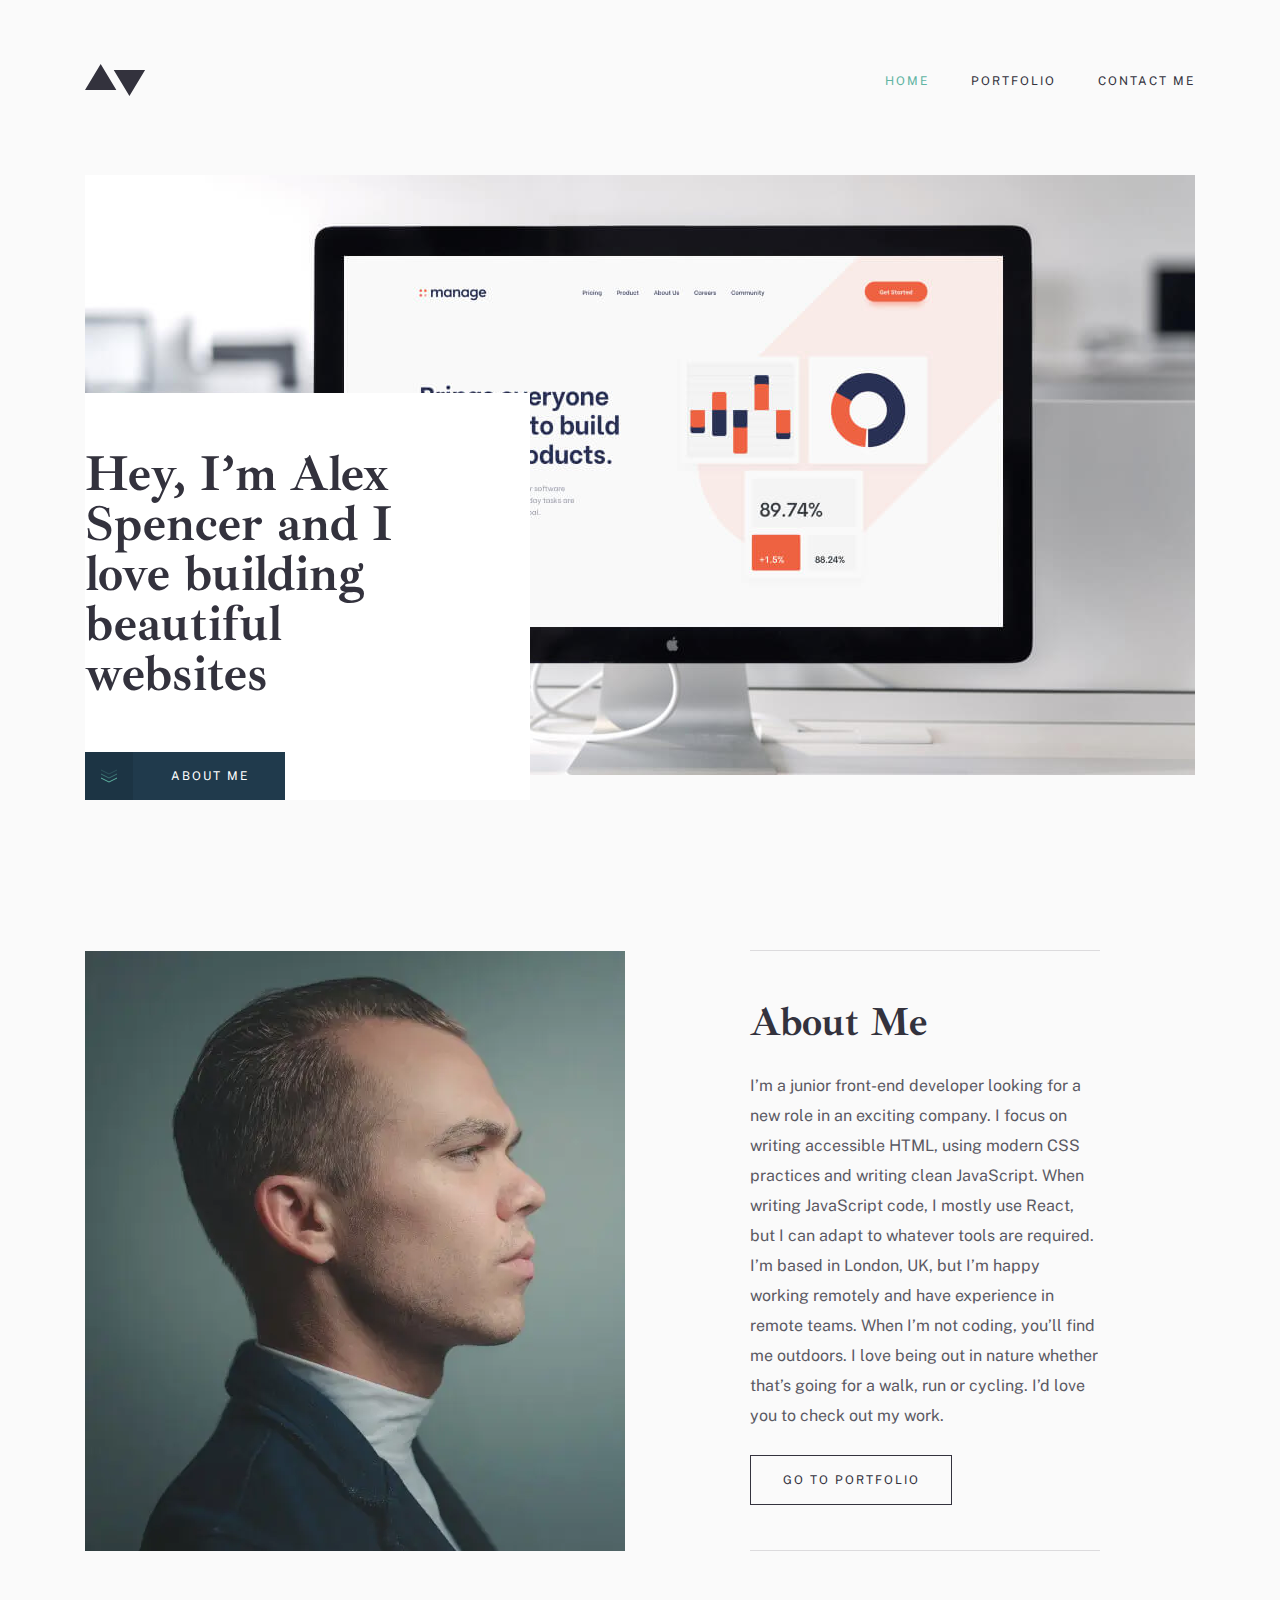
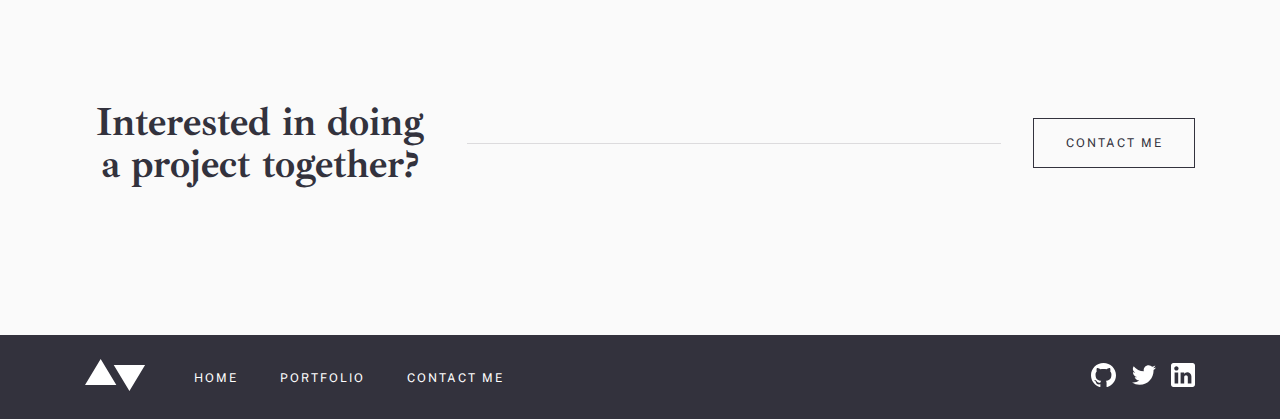
<file: index.html>
<!DOCTYPE html>
<html lang="en">
<head>
    <meta charset="UTF-8">
    <meta http-equiv="X-UA-Compatible" content="IE=edge">
    <meta name="viewport" content="width=device-width, initial-scale=1.0">
    <title>minimalist-portfolio</title>
    <link rel="stylesheet" href="./css/main.min.css">
</head>
<body class="site-body">

    <!-- Header start -->
    <header class="site-header">
        <div class="container">
            <div class="site-header__inner">
                <a class="logo" href="./index.html">
                    <img class="logo__img" src="./images/logo.svg" alt="site logo">
                </a>

                <nav class="site-header__nav">
                    <ul class="site-header__list">
                        <li class="site-header__item">
                            <a class="site-header__link site-header__link--active" href="./index.html">
                                home
                            </a>
                        </li>
                        <li class="site-header__item">
                            <a class="site-header__link" href="./portfolio.html">
                                portfolio
                            </a>
                        </li>
                        <li class="site-header__item">
                            <a class="site-header__link" href="./contact.html">
                                contact me
                            </a>
                        </li>
                    </ul>
                </nav>

                <button class="site-header__burger js-open-navbar" type="button"></button>
            </div>
        </div>
    </header>
    <!-- Header finish -->

    <!-- Main start -->
    <main class="site-main">
        <!-- Hero section start  -->
        <section class="hero">
            <div class="container">
                <div class="hero__inner">
                    <div class="hero__box">
                        <div class="hero__textbox">
                            <h1 class="hero__text">
                                Hey, I’m Alex Spencer and I love building beautiful websites
                            </h1>
                        </div>
                        <a class="hero__link" href="#about_me">
                            about me
                        </a>
                    </div>
                </div>
            </div>
        </section>
        <!-- Hero section finish  -->
        
        <!-- About me section start  -->
        <section class="about-me" id="about_me">
            <div class="container">
                <div class="about-me__inner">
                    <picture>
                        <source media="(min-width: 930px)" srcset="./images/men.webp 1x , ./images/men@2x.webp 2x">
                        <source media="(min-width: 930px)" srcset="./images/men.jpg 1x , ./images/men@2x.jpg 2x">

                        <source media="(min-width: 709px)" srcset="./images/men-t.webp 1x , ./images/men-t@2x.webp 2x">
                        <source media="(min-width: 709px)" srcset="./images/men-t.jpg 1x , ./images/men-t@2x.jpg 2x">

                        <source type="image/webp" srcset="./images/men-m.webp 1x , ./images/men-m@2x.webp 2x">
                        <img class="about-me__img" src="./images/men-m.jpg" 
                        width="311"
                        height="346"
                        srcset="./images/men-m.jpg 1x , ./images/men-m@2x.jpg 2x"
                        alt="my photo">
                    </picture>

                    <div class="about-me__infobox">
                        <h2 class="about-me__text">
                            About Me
                        </h2>
                        <p class="about-me__desc">
                            I’m a junior front-end developer looking for a new role in an exciting company. I focus on writing accessible HTML, using modern CSS practices and writing clean JavaScript. When writing JavaScript code, I mostly use React, but I can adapt to whatever tools are required. I’m based in London, UK, but I’m happy working remotely and have experience in remote teams. When I’m not coding, you’ll find me outdoors. I love being out in nature whether that’s going for a walk, run or cycling. I’d love you to check out my work.
                        </p>

                        <a class="about-me__link" href="./portfolio.html">
                            Go to portfolio
                        </a>
                    </div>
                </div>
            </div>
        </section>
        <!-- About me section finish  -->

        <!-- Article section start  -->
        <article class="site-article">
            <div class="container">
                <div class="site-article__inner">
                    <div class="site-article__textbox">
                        <h2 class="site-article__text">
                            Interested in doing a project together?
                        </h2>
                    </div>
                    <span class="site-article__line"></span>
                    <a class="site-article__link" href="./contact.html">
                        contact me
                    </a>
                </div>
            </div>
        </article>
        <!-- Article section finish  -->
    </main>
    <!-- Main finish  -->

    <!-- Footer start -->
    <footer class="site-footer">
        <div class="container">
            <div class="site-footer__inner">
                <a class="logo logo--white" href="./index.html">
                    <svg width="61" height="32" fill="currentColor" xmlns="http://www.w3.org/2000/svg"><path fill-rule="evenodd" clip-rule="evenodd" d="M31.347 26.122 15.673 0 0 26.122h31.347ZM60.082 5.878 44.408 32 28.735 5.878h31.347Z" fill="currentColor"/></svg>
                </a>

                <nav class="site-footer__nav">
                    <ul class="site-footer__navlist">
                        <li class="site-footer__navitem">
                            <a class="site-footer__navlink" href="./index.html">
                                home
                            </a>
                        </li>
                        <li class="site-footer__navitem">
                            <a class="site-footer__navlink" href="./portfolio.html">
                                portfolio
                            </a>
                        </li>
                        <li class="site-footer__navitem">
                            <a class="site-footer__navlink" href="./contact.html">
                                contact me
                            </a>
                        </li>
                    </ul>
                </nav>

                <ul class="networks">
                    <li class="networks__item">
                        <a class="networks__link" href="#" target="blank">
                            <img class="networks__img" src="./images/github.svg" alt="github networks">
                        </a>
                    </li>
                    <li class="networks__item">
                        <a class="networks__link" href="#" target="blank">
                            <img class="networks__img" src="./images/twitter.svg" alt="twitter networks">
                        </a>
                    </li>
                    <li class="networks__item">
                        <a class="networks__link" href="#" target="blank">
                            <img class="networks__img" src="./images/in.svg" alt="linkedin logo">
                        </a>
                    </li>
                </ul>
            </div>
        </div>
    </footer>
    <!-- Footer finish -->

    <script src="./js/main.js"></script>
</body>
</html>
</file>
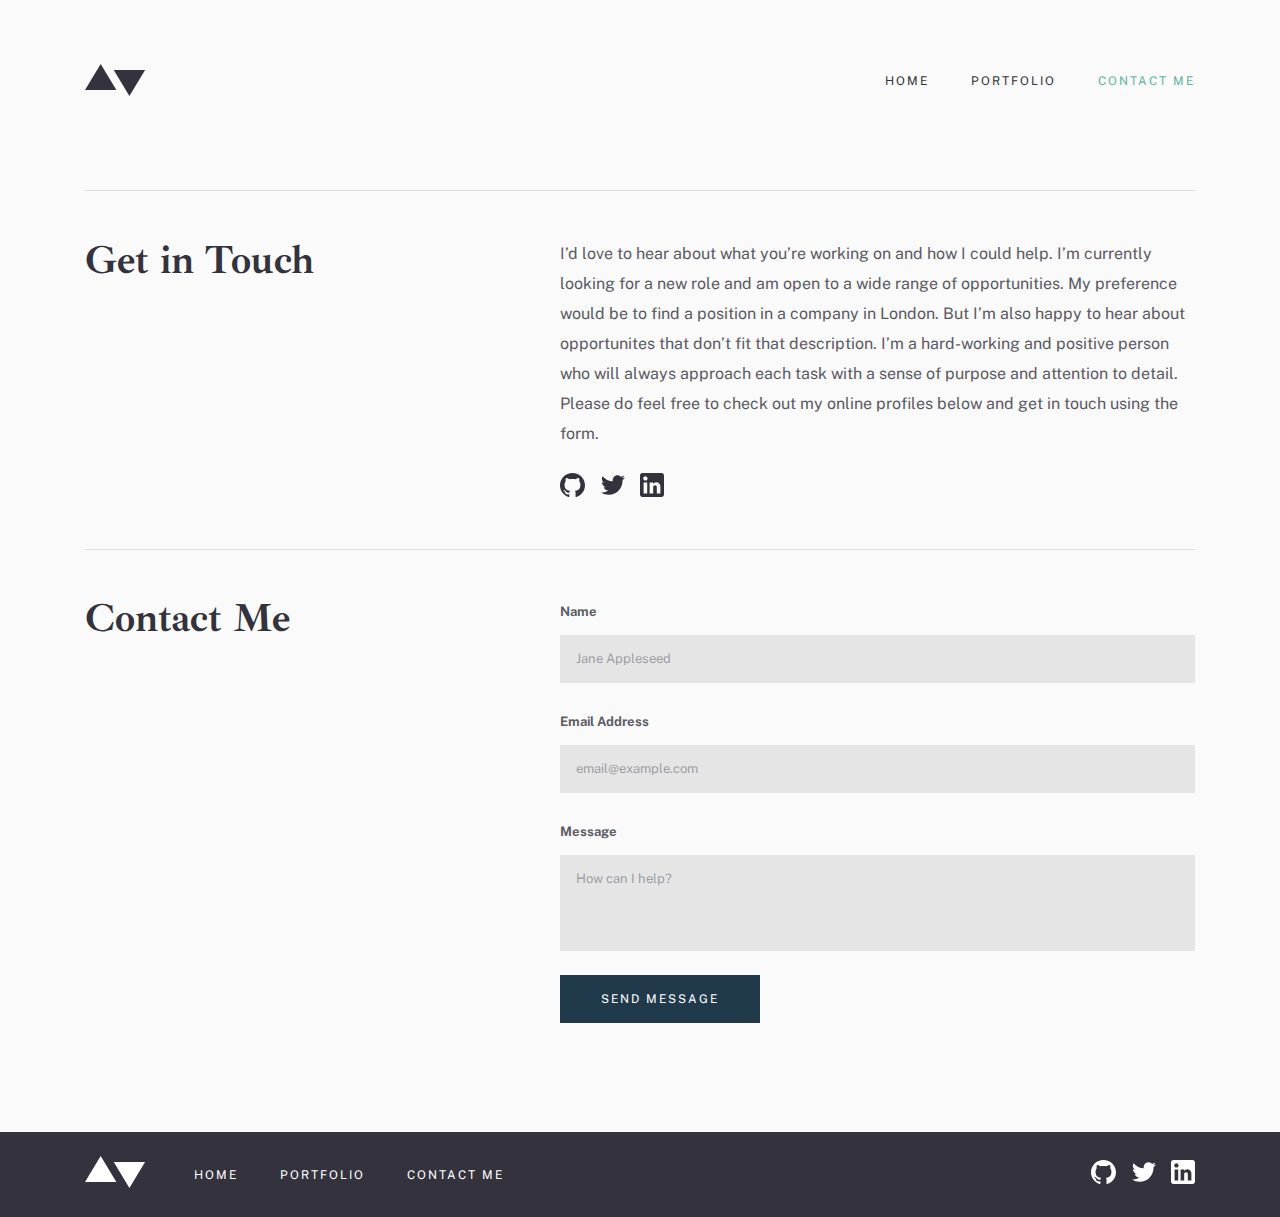
<file: contact.html>
<!DOCTYPE html>
<html lang="en">
<head>
    <meta charset="UTF-8">
    <meta http-equiv="X-UA-Compatible" content="IE=edge">
    <meta name="viewport" content="width=device-width, initial-scale=1.0">
    <title>minimalist-portfolio</title>
    <link rel="stylesheet" href="./css/main.min.css">
</head>
<body class="site-body">

    <!-- Header start -->
    <header class="site-header">
        <div class="container">
            <div class="site-header__inner">
                <a class="logo" href="./index.html">
                    <img class="logo__img" src="./images/logo.svg" alt="site logo">
                </a>

                <nav class="site-header__nav">
                    <ul class="site-header__list">
                        <li class="site-header__item">
                            <a class="site-header__link" href="./index.html">
                                home
                            </a>
                        </li>
                        <li class="site-header__item">
                            <a class="site-header__link" href="./portfolio.html">
                                portfolio
                            </a>
                        </li>
                        <li class="site-header__item">
                            <a class="site-header__link site-header__link--active" href="./contact.html">
                                contact me
                            </a>
                        </li>
                    </ul>
                </nav>

                <button class="site-header__burger js-open-navbar" type="button"></button>
            </div>
        </div>
    </header>
    <!-- Header finish -->

    <!-- Main start -->
    <main class="site-main">
        <!-- Hero section start  -->
        <section class="contact-hero">
            <div class="container">
                <div class="contact-hero__inner">
                    <h2 class="contact-hero__text">
                        Get in Touch
                    </h2>
                    <div class="contact-hero__descbox">
                        <p class="contact-hero__desc">
                            I’d love to hear about what you’re working on and how I could help. I’m currently looking for a new role and am open to a wide range of opportunities. My preference would be to find a position in a company in London. But I’m also happy to hear about opportunites that don’t fit that description. I’m a hard-working and positive person who will always approach each task with a sense of purpose and attention to detail. Please do feel free to check out my online profiles below and get in touch using the form.
                        </p>
                        <ul class="networks">
                            <li class="networks__item">
                                <a class="networks__link networks__link--black" href="#" target="blank">
                                    <svg width="25" height="24" fill="currentColor" xmlns="http://www.w3.org/2000/svg"><path d="M12.5 0C5.594 0 0 5.51 0 12.305c0 5.437 3.581 10.048 8.547 11.674.625.116.854-.265.854-.592 0-.292-.01-1.066-.016-2.092-3.477.742-4.21-1.65-4.21-1.65-.569-1.42-1.39-1.8-1.39-1.8-1.133-.764.087-.748.087-.748 1.255.086 1.914 1.268 1.914 1.268 1.115 1.881 2.927 1.338 3.641 1.024.113-.797.434-1.338.792-1.646-2.776-.308-5.694-1.366-5.694-6.08 0-1.343.484-2.44 1.286-3.302-.14-.31-.562-1.562.11-3.256 0 0 1.047-.33 3.437 1.261 1-.273 2.063-.409 3.125-.415 1.063.006 2.125.142 3.125.415 2.375-1.591 3.422-1.261 3.422-1.261.672 1.694.25 2.945.125 3.256.797.861 1.281 1.959 1.281 3.302 0 4.727-2.921 5.767-5.703 6.07.438.369.844 1.123.844 2.276 0 1.647-.015 2.97-.015 3.37 0 .322.218.707.859.584 5-1.615 8.579-6.23 8.579-11.659C25 5.51 19.403 0 12.5 0Z" fill="currentColor"/></svg>
                                </a>
                            </li>
                            <li class="networks__item">
                                <a class="networks__link networks__link--black" href="#" target="blank">
                                    <svg width="24" height="20" fill="currentColor" xmlns="http://www.w3.org/2000/svg"><path d="M24 2.557a9.83 9.83 0 0 1-2.828.775A4.932 4.932 0 0 0 23.337.608a9.864 9.864 0 0 1-3.127 1.195A4.916 4.916 0 0 0 16.616.248c-3.179 0-5.515 2.966-4.797 6.045A13.978 13.978 0 0 1 1.671 1.149a4.93 4.93 0 0 0 1.523 6.574 4.903 4.903 0 0 1-2.229-.616c-.054 2.281 1.581 4.415 3.949 4.89a4.935 4.935 0 0 1-2.224.084 4.928 4.928 0 0 0 4.6 3.419A9.9 9.9 0 0 1 0 17.54a13.94 13.94 0 0 0 7.548 2.212c9.142 0 14.307-7.721 13.995-14.646A10.025 10.025 0 0 0 24 2.557Z" fill="currentColor"/></svg>
                                </a>
                            </li>
                            <li class="networks__item">
                                <a class="networks__link networks__link--black" href="#" target="blank">
                                    <svg width="24" height="24" fill="currentColor" xmlns="http://www.w3.org/2000/svg"><path fill-rule="evenodd" clip-rule="evenodd" d="M2.4 0h19.2C22.92 0 24 1.08 24 2.4v19.2c0 1.32-1.08 2.4-2.4 2.4H2.4C1.08 24 0 22.92 0 21.6V2.4C0 1.08 1.08 0 2.4 0Zm1.2 20.4h3.6V9.6H3.6v10.8ZM5.4 7.56c-1.2 0-2.16-.96-2.16-2.16 0-1.2.96-2.16 2.16-2.16 1.2 0 2.16.96 2.16 2.16 0 1.2-.96 2.16-2.16 2.16ZM16.8 20.4h3.6v-6.84c0-2.28-1.92-4.2-4.2-4.2-1.08 0-2.4.72-3 1.68V9.6H9.6v10.8h3.6v-6.36c0-.96.84-1.8 1.8-1.8.96 0 1.8.84 1.8 1.8v6.36Z" fill="currentColor"/></svg>
                                </a>
                            </li>
                        </ul>
                    </div>
                </div>
            </div>
        </section>
        <!-- Hero section finish  -->
        
        <!-- Contact Me section start  -->
        <section class="contact-me">
            <div class="container">
                <div class="contact-me__inner">
                    <h2 class="contact-me__text">
                        Contact Me
                    </h2>
                    
                    <form class="contact-me__form" action="https://echo.htmlacademy.ru/" method="post" autocomplete="off">
                        <label class="contact-me__label">
                            Name
                            <input class="contact-me__inputzone" type="text" name="user_name" minlength="2" maxlength="1000000" aria-label="Enter your name" required placeholder="Jane Appleseed">
                            <span class="contact-me__invalidtext">This field is required</span>
                        </label>
                        
                        <label class="contact-me__label">
                            Email Address
                            <input class="contact-me__inputzone" type="email" name="user_email" aria-label="Enter your email" required placeholder="email@example.com">
                            <span class="contact-me__invalidtext">This field is required</span>
                        </label>

                        <label class="contact-me__label">
                            Message
                            <textarea class="contact-me__inputzone contact-me__inputzone--textarea" name="user_message" 
                            aria-label="Write your message" minlength="2" maxlength="100000" required placeholder="How can I help?"></textarea>
                            <span class="contact-me__invalidtext">This field is required</span>
                        </label>
                            
                        <button class="contact-me__btn" type="submit">
                            send message
                        </button>
                    </form>
                </div>
            </div>
        </section>
        <!-- Contact Me section finish  -->
    </main>
    <!-- Main finish  -->

    <!-- Footer start -->
    <footer class="site-footer">
        <div class="container">
            <div class="site-footer__inner">
                <a class="logo logo--white" href="./index.html">
                    <svg width="61" height="32" fill="currentColor" xmlns="http://www.w3.org/2000/svg"><path fill-rule="evenodd" clip-rule="evenodd" d="M31.347 26.122 15.673 0 0 26.122h31.347ZM60.082 5.878 44.408 32 28.735 5.878h31.347Z" fill="currentColor"/></svg>
                </a>

                <nav class="site-footer__nav">
                    <ul class="site-footer__navlist">
                        <li class="site-footer__navitem">
                            <a class="site-footer__navlink" href="./index.html">
                                home
                            </a>
                        </li>
                        <li class="site-footer__navitem">
                            <a class="site-footer__navlink" href="./portfolio.html">
                                portfolio
                            </a>
                        </li>
                        <li class="site-footer__navitem">
                            <a class="site-footer__navlink" href="./contact.html">
                                contact me
                            </a>
                        </li>
                    </ul>
                </nav>

                <ul class="networks">
                    <li class="networks__item">
                        <a class="networks__link" href="#" target="blank">
                            <img class="networks__img" src="./images/github.svg" alt="github networks">
                        </a>
                    </li>
                    <li class="networks__item">
                        <a class="networks__link" href="#" target="blank">
                            <img class="networks__img" src="./images/twitter.svg" alt="twitter networks">
                        </a>
                    </li>
                    <li class="networks__item">
                        <a class="networks__link" href="#" target="blank">
                            <img class="networks__img" src="./images/in.svg" alt="linkedin logo">
                        </a>
                    </li>
                </ul>
            </div>
        </div>
    </footer>
    <!-- Footer finish -->

    <script src="./js/main.js"></script>
</body>
</html>
</file>
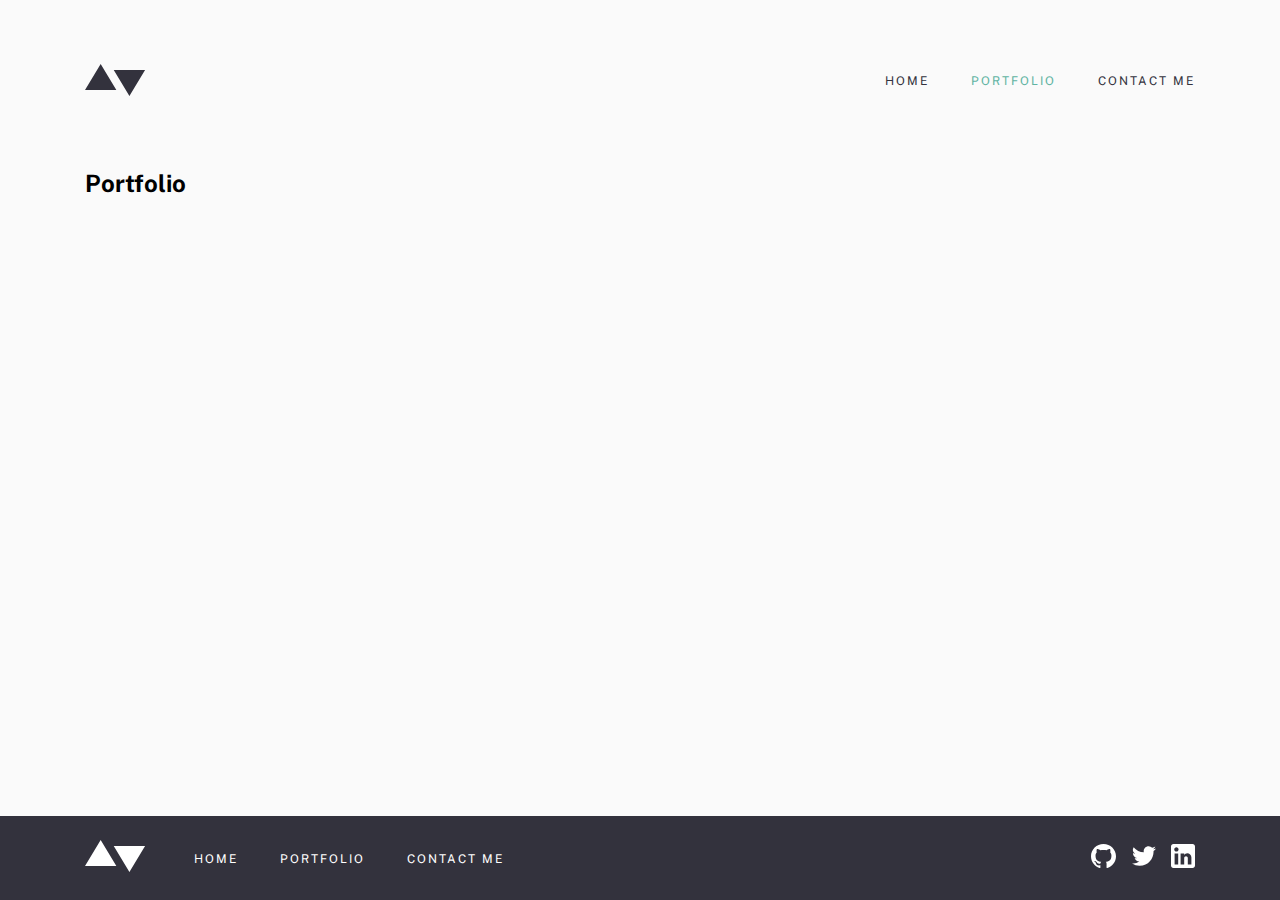
<file: portfolio.html>
<!DOCTYPE html>
<html lang="en">
<head>
    <meta charset="UTF-8">
    <meta http-equiv="X-UA-Compatible" content="IE=edge">
    <meta name="viewport" content="width=device-width, initial-scale=1.0">
    <title>minimalist-portfolio</title>
    <link rel="stylesheet" href="./css/main.min.css">
</head>
<body class="site-body">

    <!-- Header start -->
    <header class="site-header">
        <div class="container">
            <div class="site-header__inner">
                <a class="logo" href="./index.html">
                    <img class="logo__img" src="./images/logo.svg" alt="site logo">
                </a>

                <nav class="site-header__nav">
                    <ul class="site-header__list">
                        <li class="site-header__item">
                            <a class="site-header__link" href="./index.html">
                                home
                            </a>
                        </li>
                        <li class="site-header__item">
                            <a class="site-header__link site-header__link--active" href="./portfolio.html">
                                portfolio
                            </a>
                        </li>
                        <li class="site-header__item">
                            <a class="site-header__link" href="./contact.html">
                                contact me
                            </a>
                        </li>
                    </ul>
                </nav>

                <button class="site-header__burger js-open-navbar" type="button"></button>
            </div>
        </div>
    </header>
    <!-- Header finish -->

    <!-- Main start -->
    <main class="site-main">
        <!-- Hero section start  -->
        <section class="porfolio-hero">
            <div class="container">
                <h2 class="porfolio-hero__text">
                    Portfolio   
                </h2>
            </div>
        </section>
        <!-- Hero section finish  -->
    </main>
    <!-- Main finish  -->

    <!-- Footer start -->
    <footer class="site-footer">
        <div class="container">
            <div class="site-footer__inner">
                <a class="logo logo--white" href="./index.html">
                    <svg width="61" height="32" fill="currentColor" xmlns="http://www.w3.org/2000/svg"><path fill-rule="evenodd" clip-rule="evenodd" d="M31.347 26.122 15.673 0 0 26.122h31.347ZM60.082 5.878 44.408 32 28.735 5.878h31.347Z" fill="currentColor"/></svg>
                </a>

                <nav class="site-footer__nav">
                    <ul class="site-footer__navlist">
                        <li class="site-footer__navitem">
                            <a class="site-footer__navlink" href="./index.html">
                                home
                            </a>
                        </li>
                        <li class="site-footer__navitem">
                            <a class="site-footer__navlink" href="./portfolio.html">
                                portfolio
                            </a>
                        </li>
                        <li class="site-footer__navitem">
                            <a class="site-footer__navlink" href="./contact.html">
                                contact me
                            </a>
                        </li>
                    </ul>
                </nav>

                <ul class="networks">
                    <li class="networks__item">
                        <a class="networks__link" href="#" target="blank">
                            <img class="networks__img" src="./images/github.svg" alt="github networks">
                        </a>
                    </li>
                    <li class="networks__item">
                        <a class="networks__link" href="#" target="blank">
                            <img class="networks__img" src="./images/twitter.svg" alt="twitter networks">
                        </a>
                    </li>
                    <li class="networks__item">
                        <a class="networks__link" href="#" target="blank">
                            <img class="networks__img" src="./images/in.svg" alt="linkedin logo">
                        </a>
                    </li>
                </ul>
            </div>
        </div>
    </footer>
    <!-- Footer finish -->

    <script src="./js/main.js"></script>
</body>
</html>
</file>
<file: css/main.min.css>
:root{--main-font-family: "Public Sans", "Arial", sans-serif;--main-title-font-family: "Ibarra Real Nova", "Times New Roman", serif;--main-bold-font-weight: 700;--main-font-weight: 400;--main-body-bg-color: #fafafa;--main-text-color: #33323d;--main-white-text-color: #fff;--main-hover-color: #5fb4a2;--main-valid-color:#f43030;--main-link-bg-color: #203A4c}@font-face{font-family:"Public Sans";font-style:normal;font-weight:400;font-display:swap;src:url("../fonts/public-sans-v14-latin-regular.woff2") format("woff2"),url("../fonts/public-sans-v14-latin-regular.woff") format("woff")}@font-face{font-family:"Ibarra Real Nova";font-style:normal;font-weight:400;font-display:swap;src:url("../fonts/ibarra-real-nova-v20-latin-regular.woff2") format("woff2"),url("../fonts/ibarra-real-nova-v20-latin-regular.woff") format("woff")}@font-face{font-family:"Public Sans";font-style:normal;font-weight:700;font-display:swap;src:url("../fonts/public-sans-v14-latin-700.woff2") format("woff2"),url("../fonts/public-sans-v14-latin-700.woff") format("woff")}@font-face{font-family:"Ibarra Real Nova";font-style:normal;font-weight:700;font-display:swap;src:url("../fonts/ibarra-real-nova-v20-latin-700.woff2") format("woff2"),url("../fonts/ibarra-real-nova-v20-latin-700.woff") format("woff")}html{line-height:1.15;-webkit-text-size-adjust:100%}body{margin:0}main{display:block}h1{font-size:2em;margin:.67em 0}hr{-webkit-box-sizing:content-box;box-sizing:content-box;height:0;overflow:visible}pre{font-family:monospace,monospace;font-size:1em}a{background-color:rgba(0,0,0,0)}abbr[title]{border-bottom:none;text-decoration:underline;-webkit-text-decoration:underline dotted;text-decoration:underline dotted}b,strong{font-weight:bolder}code,kbd,samp{font-family:monospace,monospace;font-size:1em}small{font-size:80%}sub,sup{font-size:75%;line-height:0;position:relative;vertical-align:baseline}sub{bottom:-0.25em}sup{top:-0.5em}img{border-style:none}button,input,optgroup,select,textarea{font-family:inherit;font-size:100%;line-height:1.15;margin:0}button,input{overflow:visible}button,select{text-transform:none}button,[type=button],[type=reset],[type=submit]{-webkit-appearance:button}button::-moz-focus-inner,[type=button]::-moz-focus-inner,[type=reset]::-moz-focus-inner,[type=submit]::-moz-focus-inner{border-style:none;padding:0}button:-moz-focusring,[type=button]:-moz-focusring,[type=reset]:-moz-focusring,[type=submit]:-moz-focusring{outline:1px dotted ButtonText}fieldset{padding:.35em .75em .625em}legend{-webkit-box-sizing:border-box;box-sizing:border-box;color:inherit;display:table;max-width:100%;padding:0;white-space:normal}progress{vertical-align:baseline}textarea{overflow:auto}[type=checkbox],[type=radio]{-webkit-box-sizing:border-box;box-sizing:border-box;padding:0}[type=number]::-webkit-inner-spin-button,[type=number]::-webkit-outer-spin-button{height:auto}[type=search]{-webkit-appearance:textfield;outline-offset:-2px}[type=search]::-webkit-search-decoration{-webkit-appearance:none}::-webkit-file-upload-button{-webkit-appearance:button;font:inherit}details{display:block}summary{display:list-item}template{display:none}[hidden]{display:none}*{-webkit-box-sizing:border-box;box-sizing:border-box}*::before,*::after{-webkit-box-sizing:inherit;box-sizing:inherit}html{height:100%;scroll-behavior:smooth}img{display:block;height:auto}body{display:-webkit-box;display:-ms-flexbox;display:flex;-webkit-box-orient:vertical;-webkit-box-direction:normal;-ms-flex-direction:column;flex-direction:column;height:100%;margin:0;font-family:var(--main-font-family);font-weight:var(--main-font-weight);background-color:var(--main-body-bg-color)}.site-main{-webkit-box-flex:1;-ms-flex-positive:1;flex-grow:1}.visually-hidden{clip:rect(0 0 0 0);-webkit-clip-path:inset(50%);clip-path:inset(50%);height:1px;overflow:hidden;position:absolute;white-space:nowrap;width:1px}.container{max-width:1150px;width:100%;margin-right:auto;margin-left:auto;padding-right:36px;padding-left:36px}.navbar-open{overflow:hidden}.site-header{padding-top:32px;padding-bottom:40px}.site-header__inner{position:relative;top:0;left:0;display:-webkit-box;display:-ms-flexbox;display:flex;-webkit-box-pack:justify;-ms-flex-pack:justify;justify-content:space-between;-webkit-box-align:center;-ms-flex-align:center;align-items:center}.logo{display:inline-block}.site-header__nav{position:absolute;top:56px;right:0;display:none;max-width:223px;width:100%;padding:40px 15px;background-color:var(--main-text-color);overflow-x:hidden}.navbar-open .site-header__nav{display:block}.site-header__list{display:-webkit-box;display:-ms-flexbox;display:flex;-webkit-box-orient:vertical;-webkit-box-direction:normal;-ms-flex-direction:column;flex-direction:column;-webkit-box-align:center;-ms-flex-align:center;align-items:center;margin-top:0;margin-bottom:0;padding-left:0;list-style:none}.site-header__item{margin-bottom:32px}.site-header__item:last-child{margin-bottom:0}.site-header__link{font-size:12px;line-height:14px;text-align:center;letter-spacing:2px;text-transform:uppercase;text-decoration:none;color:var(--main-white-text-color);white-space:nowrap}.site-header__burger{width:24px;height:13px;background-color:rgba(0,0,0,0);background-image:url("../images/burger.svg");background-repeat:no-repeat;background-position:center;border:none}.navbar-open .site-header__burger{width:18px;height:19px;background-image:url("../images/burger-X.svg")}@media only screen and (min-width: 689px){.navbar-open{overflow-y:scroll}.container{padding-right:39px;padding-left:39px}.site-header{padding-top:64px;padding-bottom:47px}.site-header__inner{position:static}.site-header__nav{position:static;top:0;display:block;max-width:none;width:auto;padding:0;background-color:rgba(0,0,0,0)}.site-header__list{-webkit-box-orient:horizontal;-webkit-box-direction:normal;-ms-flex-direction:row;flex-direction:row}.site-header__item{margin-right:42px;margin-bottom:0}.site-header__item:last-child{margin-right:0}.site-header__link{text-align:start;color:var(--main-text-color)}.site-header__burger{display:none}.site-header__link--active{color:var(--main-hover-color)}}@media only screen and (min-width: 768px){.container{padding-right:20px;padding-left:20px}.site-header{padding-bottom:54px}}.hero{padding-bottom:96px}.hero__inner{padding-top:295px;background-image:url("../images/hero-bg-m.jpg");background-repeat:no-repeat;background-position:center top;background-size:contain}.hero__box{max-width:514px;width:100%;background-color:var(--main-white-text-color)}.hero__textbox{max-width:458px;width:100%;margin-bottom:32px}.hero__text{margin-top:0;margin-bottom:0;font-family:var(--main-title-font-family);font-weight:var(--main-bold-font-weight);font-size:40px;line-height:42px;color:var(--main-text-color)}.hero__link{display:-webkit-box;display:-ms-flexbox;display:flex;-webkit-box-align:center;-ms-flex-align:center;align-items:center;max-width:200px;width:100%;font-size:12px;line-height:14px;text-align:center;letter-spacing:2px;text-transform:uppercase;text-decoration:none;color:var(--main-white-text-color);background-color:var(--main-link-bg-color);-webkit-transition:background-color .3s ease;transition:background-color .3s ease}.hero__link::before{margin-right:38px;display:inline-block;width:48px;height:48px;content:"";background-color:rgba(0,0,0,.1);background-image:url("../images/btn-arrow.svg");background-repeat:no-repeat;background-position:center}.hero__link:hover{background-color:var(--main-hover-color)}.hero__link:hover::before{background-image:url("../images/white-arrow.svg")}@media only screen and (-webkit-min-device-pixel-ratio: 2),only screen and (min-device-pixel-ratio: 2),only screen and (min-resolution: 192dpi),only screen and (min-resolution: 2dppx){.hero__inner{background-image:url("../images/hero-bg-m@2x.jpg")}}@media only screen and (min-width: 600px){.hero__inner{padding-top:322px;background-image:url("../images/hero-bg-t.jpg");background-position:center}.hero__box{padding-top:56px}.hero__textbox{margin-bottom:48px}}@media only screen and (min-width: 600px)and (-webkit-min-device-pixel-ratio: 2),only screen and (min-width: 600px)and (min-device-pixel-ratio: 2),only screen and (min-width: 600px)and (min-resolution: 192dpi),only screen and (min-width: 600px)and (min-resolution: 2dppx){.hero__inner{background-image:url("../images/hero-bg-t@2x.jpg")}}@media only screen and (min-width: 768px){.hero{padding-bottom:150px}.hero__inner{padding-top:243px;background-image:url("../images/hero-bg.jpg")}.hero__box{max-width:445px}.hero__textbox{max-width:393px;margin-bottom:53px}.hero__text{font-size:50px;line-height:50px}}@media only screen and (min-width: 768px)and (-webkit-min-device-pixel-ratio: 2),only screen and (min-width: 768px)and (min-device-pixel-ratio: 2),only screen and (min-width: 768px)and (min-resolution: 192dpi),only screen and (min-width: 768px)and (min-resolution: 2dppx){.hero__inner{background-image:url("../images/hero-bg@2x.jpg")}}.about-me{padding-bottom:115px}.about-me__inner{display:-webkit-box;display:-ms-flexbox;display:flex;-webkit-box-orient:vertical;-webkit-box-direction:normal;-ms-flex-direction:column;flex-direction:column;-webkit-box-align:center;-ms-flex-align:center;align-items:center;max-width:1015px;width:100%}.about-me__img{max-width:311px;width:100%;height:auto}.about-me__infobox{width:100%;margin-top:32px;padding-top:32px;padding-bottom:51px;border-top:1px solid rgba(51,50,61,.15);border-bottom:1px solid rgba(51,50,61,.15)}.about-me__text{margin-top:0;margin-bottom:28px;font-family:var(--main-title-font-family);font-weight:var(--main-bold-font-weight);font-size:40px;line-height:42px;color:var(--main-text-color)}.about-me__desc{margin-top:0;margin-bottom:24px;font-size:16px;line-height:30px;color:var(--main-text-color);opacity:.8}.about-me__link{display:inline-block;max-width:202px;width:100%;padding:17px 15px;font-size:12px;line-height:14px;letter-spacing:2px;text-transform:uppercase;text-decoration:none;text-align:center;color:var(--main-text-color);border:1px solid var(--main-text-color);-webkit-transition:color .3s ease,background-color .3s ease;transition:color .3s ease,background-color .3s ease}.about-me__link:hover{color:var(--main-white-text-color);background-color:var(--main-text-color)}@media only screen and (min-width: 709px){.about-me{padding-bottom:96px}.about-me__inner{-webkit-box-orient:horizontal;-webkit-box-direction:normal;-ms-flex-direction:row;flex-direction:row;-webkit-box-pack:justify;-ms-flex-pack:justify;justify-content:space-between}.about-me__img{max-width:281px;height:600px}.about-me__infobox{max-width:350px;margin-top:0;margin-left:15px;padding-top:48px;padding-bottom:46px}}@media only screen and (min-width: 930px){.about-me{padding-bottom:150px}.about-me__img{max-width:540px;height:600px}.about-me__infobox{padding-top:50px;padding-bottom:45px}}.site-article{padding-bottom:80px}.site-article__inner{display:-webkit-box;display:-ms-flexbox;display:flex;-webkit-box-orient:vertical;-webkit-box-direction:normal;-ms-flex-direction:column;flex-direction:column;-webkit-box-align:center;-ms-flex-align:center;align-items:center}.site-article__textbox{max-width:311px;width:100%;margin-bottom:40px}.site-article__text{margin-top:0;margin-bottom:0;font-family:var(--main-title-font-family);font-weight:var(--main-bold-font-weight);font-size:40px;line-height:42px;text-align:center;color:var(--main-text-color)}.site-article__line{display:none;max-width:534px;width:100%;height:1px;margin-right:32px;margin-left:32px;background-color:var(--main-text-color);opacity:.15}.site-article__link{display:inline-block;max-width:162px;width:100%;padding:17px 15px;font-size:12px;line-height:14px;letter-spacing:2px;text-transform:uppercase;text-decoration:none;text-align:center;color:var(--main-text-color);border:1px solid var(--main-text-color);-webkit-transition:color .3s,background-color .3s ease;transition:color .3s,background-color .3s ease}.site-article__link:hover{color:var(--main-body-bg-color);background-color:var(--main-text-color)}@media only screen and (min-width: 787px){.site-article{padding-bottom:96px}.site-article__inner{-webkit-box-orient:horizontal;-webkit-box-direction:normal;-ms-flex-direction:row;flex-direction:row}.site-article__textbox{max-width:350px;margin-bottom:0}.site-article__line{display:inline-block}}@media only screen and (min-width: 900px){.site-article{padding-bottom:150px}}.contact-hero__inner{display:-webkit-box;display:-ms-flexbox;display:flex;-webkit-box-orient:vertical;-webkit-box-direction:normal;-ms-flex-direction:column;flex-direction:column;padding-top:25px;padding-bottom:32px;border-top:1px solid rgba(51,50,61,.15);border-bottom:1px solid rgba(51,50,61,.15)}.contact-hero__text{margin-top:0;margin-bottom:24px;font-family:var(--main-title-font-family);font-weight:var(--main-bold-font-weight);font-size:40px;line-height:42px;color:var(--main-text-color)}.contact-hero__desc{margin-top:0;margin-bottom:24px;font-size:15px;line-height:30px;color:var(--main-text-color);opacity:.8}.networks{display:-webkit-box;display:-ms-flexbox;display:flex;-webkit-box-align:center;-ms-flex-align:center;align-items:center;-webkit-box-pack:justify;-ms-flex-pack:justify;justify-content:space-between;max-width:104px;width:100%;margin-top:0;margin-bottom:0;padding-left:0;list-style:none}.networks__item{margin-right:15px}.networks__item:last-child{margin-right:0}.networks__link{display:inline-block}.networks__link--black{color:var(--main-text-color)}@media only screen and (min-width: 689px){.contact-hero{padding-top:47px}.contact-hero__inner{padding-top:32px}}@media only screen and (min-width: 768px){.contact-hero{padding-top:40px}}@media only screen and (min-width: 921px){.contact-hero__inner{-webkit-box-orient:horizontal;-webkit-box-direction:normal;-ms-flex-direction:row;flex-direction:row;-webkit-box-pack:justify;-ms-flex-pack:justify;justify-content:space-between;padding-top:48px;padding-bottom:48px}.contact-hero__text{margin-right:15PX;margin-bottom:0}.contact-hero__descbox{max-width:635px;width:100%}.contact-hero__desc{font-size:16px}}.contact-me{padding-top:32px;padding-bottom:80px}.contact-me__inner{display:-webkit-box;display:-ms-flexbox;display:flex;-webkit-box-orient:vertical;-webkit-box-direction:normal;-ms-flex-direction:column;flex-direction:column}.contact-me__text{margin-top:0;margin-bottom:24px;font-family:var(--main-title-font-family);font-weight:var(--main-bold-font-weight);font-size:40px;line-height:42px;color:var(--main-text-color)}.contact-me__label{display:-webkit-box;display:-ms-flexbox;display:flex;-webkit-box-orient:vertical;-webkit-box-direction:normal;-ms-flex-direction:column;flex-direction:column;width:100%;margin-bottom:8px;font-weight:var(--main-bold-font-weight);font-size:13px;line-height:30px;color:rgba(51,50,61,.8)}.contact-me__inputzone{width:100%;margin-top:8px;margin-bottom:16px;padding:9px 16px;font-size:13px;line-height:30px;color:var(--main-text-color);background-color:rgba(51,50,61,.1);border:none;-webkit-transition:outline-color .3s ease;transition:outline-color .3s ease}.contact-me__inputzone::-webkit-input-placeholder{font-family:var(--main-font-family);font-weight:var(--main-font-weight);font-size:13px;line-height:30px;color:var(--main-text-color);opacity:.4}.contact-me__inputzone::-moz-placeholder{font-family:var(--main-font-family);font-weight:var(--main-font-weight);font-size:13px;line-height:30px;color:var(--main-text-color);opacity:.4}.contact-me__inputzone:-ms-input-placeholder{font-family:var(--main-font-family);font-weight:var(--main-font-weight);font-size:13px;line-height:30px;color:var(--main-text-color);opacity:.4}.contact-me__inputzone::-ms-input-placeholder{font-family:var(--main-font-family);font-weight:var(--main-font-weight);font-size:13px;line-height:30px;color:var(--main-text-color);opacity:.4}.contact-me__inputzone::placeholder{font-family:var(--main-font-family);font-weight:var(--main-font-weight);font-size:13px;line-height:30px;color:var(--main-text-color);opacity:.4}.contact-me__inputzone:focus{outline:1px solid var(--main-hover-color)}.contact-me__inputzone:not(:focus):not(:-moz-placeholder-shown):invalid{margin-bottom:4px;outline:1px solid var(--main-valid-color)}.contact-me__inputzone:not(:focus):not(:-ms-input-placeholder):invalid{margin-bottom:4px;outline:1px solid var(--main-valid-color)}.contact-me__inputzone:not(:focus):not(:placeholder-shown):invalid{margin-bottom:4px;outline:1px solid var(--main-valid-color)}.contact-me__inputzone:not(:focus):not(:-moz-placeholder-shown):invalid~.contact-me__invalidtext{display:block}.contact-me__inputzone:not(:focus):not(:-ms-input-placeholder):invalid~.contact-me__invalidtext{display:block}.contact-me__inputzone:not(:focus):not(:placeholder-shown):invalid~.contact-me__invalidtext{display:block}.contact-me__invalidtext{display:none;font-style:italic;font-weight:var(--main-bold-font-weight);font-size:10px;line-height:12px;color:var(--main-valid-color)}.contact-me__inputzone--textarea{height:96px;resize:none}.contact-me__btn{max-width:200px;width:100%;padding:17px 15px;font-size:12px;line-height:14px;text-align:center;letter-spacing:2px;text-transform:uppercase;color:var(--main-white-text-color);background-color:var(--main-link-bg-color);border:none;-webkit-transition:background-color .3s ease;transition:background-color .3s ease}.contact-me__btn:hover{background-color:var(--main-hover-color)}@media only screen and (min-width: 600px){.contact-me{padding-bottom:96px}}@media only screen and (min-width: 921px){.contact-me{padding-top:47px;padding-bottom:109px}.contact-me__inner{-webkit-box-orient:horizontal;-webkit-box-direction:normal;-ms-flex-direction:row;flex-direction:row;-webkit-box-pack:justify;-ms-flex-pack:justify;justify-content:space-between}.contact-me__text{margin-right:15px;margin-bottom:0}.contact-me__form{max-width:635px;width:100%}}.site-footer{padding-top:56px;padding-bottom:56px;background-color:var(--main-text-color)}.site-footer__inner{display:-webkit-box;display:-ms-flexbox;display:flex;-webkit-box-orient:vertical;-webkit-box-direction:normal;-ms-flex-direction:column;flex-direction:column;-webkit-box-align:center;-ms-flex-align:center;align-items:center}.logo--white{color:#fff}.site-footer__nav{margin-top:40px;margin-bottom:40px}.site-footer__navlist{display:-webkit-box;display:-ms-flexbox;display:flex;-webkit-box-orient:vertical;-webkit-box-direction:normal;-ms-flex-direction:column;flex-direction:column;-webkit-box-align:center;-ms-flex-align:center;align-items:center;margin-top:0;margin-bottom:0;padding-left:0;list-style:none}.site-footer__navitem{margin-bottom:32px}.site-footer__navitem:last-child{margin-bottom:0}.site-footer__navlink{display:inline-block;font-size:12px;line-height:14px;text-align:center;letter-spacing:2px;text-transform:uppercase;text-decoration:none;text-align:center;color:var(--main-white-text-color)}@media only screen and (min-width: 870px){.site-footer{padding-top:24px;padding-bottom:24px}.site-footer__inner{-webkit-box-orient:horizontal;-webkit-box-direction:normal;-ms-flex-direction:row;flex-direction:row}.site-footer__nav{margin-top:0;margin-right:auto;margin-bottom:0;margin-left:48px}.site-footer__navlist{-webkit-box-orient:horizontal;-webkit-box-direction:normal;-ms-flex-direction:row;flex-direction:row}.site-footer__navitem{margin-right:42px;margin-bottom:0}.site-footer__navitem:last-child{margin-right:0}}/*# sourceMappingURL=main.min.css.map */
</file>
